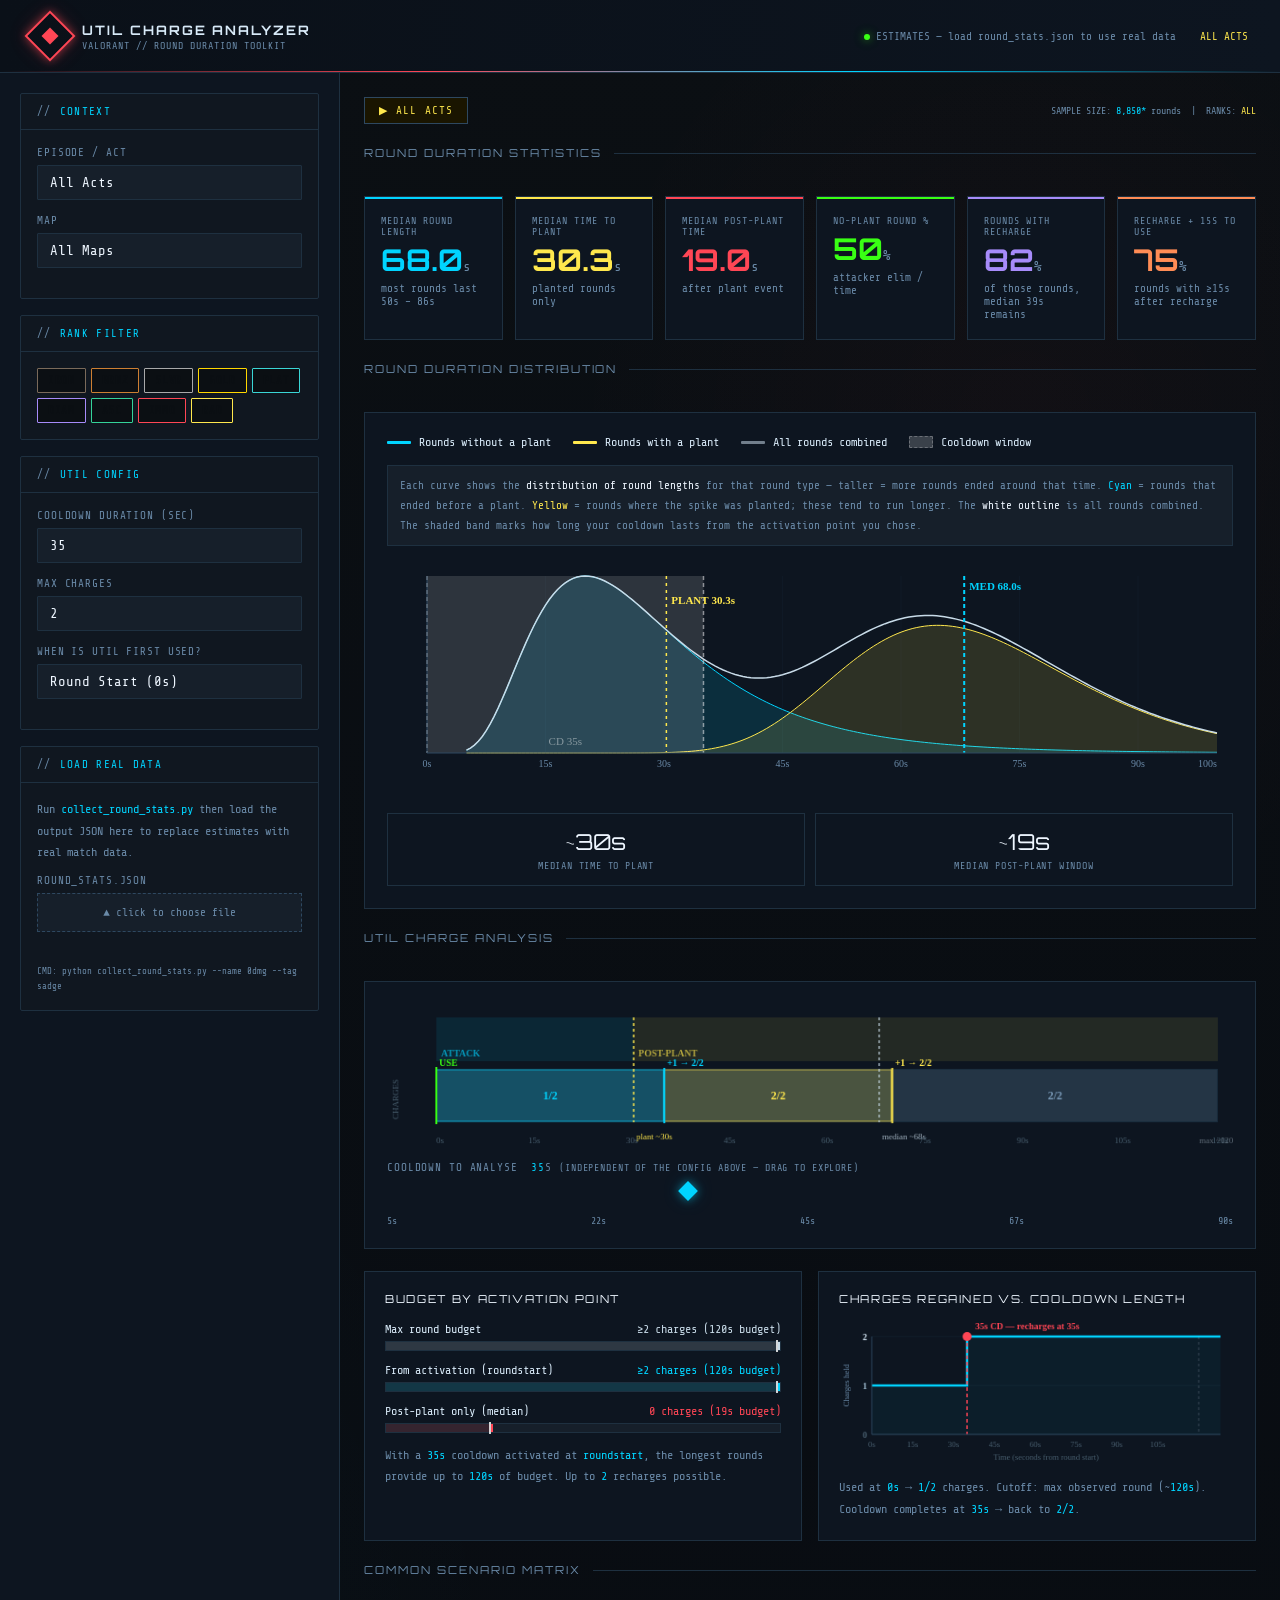
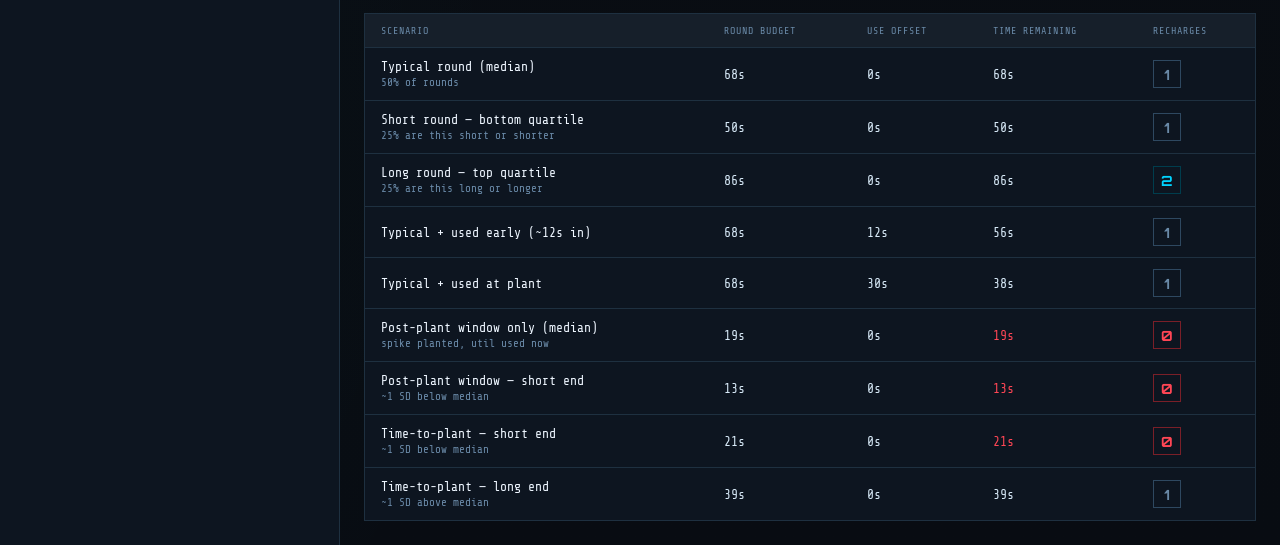
<file: utility_recharge_calculator.html>
<!DOCTYPE html>
<html lang="en">
<head>
<meta charset="UTF-8">
<meta name="viewport" content="width=device-width, initial-scale=1.0">
<title>UTIL CHARGE ANALYZER // VALORANT</title>
<link href="https://fonts.googleapis.com/css2?family=Share+Tech+Mono&family=Barlow+Condensed:wght@300;400;600;700;900&family=Orbitron:wght@400;700;900&display=swap" rel="stylesheet">
<style>
  :root {
    --red: #ff4655;
    --red-dim: #7a1f28;
    --cyan: #00d4ff;
    --cyan-dim: #003d4d;
    --yellow: #ffe84d;
    --green: #39ff14;
    --green-dim: #0d3d05;
    --bg: #0b0f13;
    --bg2: #101720;
    --bg3: #161f2a;
    --panel: #0d1520;
    --border: #1e3040;
    --border-bright: #2e4860;
    --text: #d8eaf8;
    --text-dim: #6a8aa8;
    --text-bright: #eef6ff;
    --mono: 'Share Tech Mono', monospace;
    --display: 'Orbitron', sans-serif;
    --body: 'Barlow Condensed', sans-serif;
    --glow-red: 0 0 8px #ff465588, 0 0 20px #ff465530;
    --glow-cyan: 0 0 8px #00d4ff88, 0 0 20px #00d4ff30;
    --glow-green: 0 0 8px #39ff1488, 0 0 20px #39ff1430;
  }

  * { margin: 0; padding: 0; box-sizing: border-box; }

  body {
    background: var(--bg);
    color: var(--text);
    font-family: var(--body);
    font-size: 16px;
    min-height: 100vh;
    overflow-x: hidden;
    background-image:
      radial-gradient(ellipse 60% 40% at 80% 20%, #ff465508 0%, transparent 60%),
      radial-gradient(ellipse 50% 50% at 10% 80%, #00d4ff06 0%, transparent 60%),
      linear-gradient(180deg, #0b0f13 0%, #080c12 100%);
  }

  /* Header */
  header {
    border-bottom: 1px solid var(--border);
    padding: 18px 32px;
    display: flex; align-items: center; justify-content: space-between;
    position: relative;
    background: linear-gradient(90deg, #0a1018 0%, #0d1520 100%);
  }
  header::after {
    content: '';
    position: absolute; bottom: 0; left: 0; right: 0;
    height: 1px;
    background: linear-gradient(90deg, transparent, var(--red), var(--cyan), transparent);
  }

  .logo {
    display: flex; align-items: center; gap: 14px;
  }
  .logo-mark {
    width: 36px; height: 36px;
    border: 2px solid var(--red);
    transform: rotate(45deg);
    display: flex; align-items: center; justify-content: center;
    box-shadow: var(--glow-red);
    position: relative;
    flex-shrink: 0;
  }
  .logo-mark::after {
    content: '';
    width: 12px; height: 12px;
    background: var(--red);
    transform: rotate(0deg);
  }
  .logo-text { font-family: var(--display); font-size: 13px; font-weight: 700; letter-spacing: 0.15em; }
  .logo-sub { font-family: var(--mono); font-size: 10px; color: var(--text-dim); letter-spacing: 0.1em; margin-top: 2px; }

  .header-right {
    display: flex; align-items: center; gap: 24px;
    font-family: var(--mono); font-size: 11px; color: var(--text-dim);
  }
  .status-dot { width: 6px; height: 6px; border-radius: 50%; background: var(--green); box-shadow: var(--glow-green); display: inline-block; margin-right: 6px; animation: pulse 2s infinite; }
  @keyframes pulse { 0%,100%{opacity:1} 50%{opacity:0.4} }

  /* Layout */
  .app { display: grid; grid-template-columns: 340px 1fr; min-height: calc(100vh - 65px); }

  /* Sidebar */
  .sidebar {
    border-right: 1px solid var(--border);
    padding: 20px;
    display: flex; flex-direction: column; gap: 16px;
    background: var(--panel);
  }

  .panel {
    border: 1px solid var(--border);
    background: var(--bg2);
    border-radius: 2px;
  }
  .panel-header {
    padding: 11px 16px;
    border-bottom: 1px solid var(--border);
    font-family: var(--mono); font-size: 11px; letter-spacing: 0.12em;
    color: var(--cyan);
    text-transform: uppercase;
    display: flex; align-items: center; gap: 8px;
  }
  .panel-header::before { content: '//'; color: var(--text-dim); }
  .panel-body { padding: 16px; }

  /* Form Controls */
  label {
    display: block;
    font-family: var(--mono); font-size: 11px; color: var(--text-dim);
    letter-spacing: 0.08em; text-transform: uppercase; margin-bottom: 6px;
  }

  select, input[type=number], input[type=range] {
    width: 100%;
    background: var(--bg3);
    border: 1px solid var(--border);
    color: var(--text-bright);
    font-family: var(--mono); font-size: 14px;
    padding: 9px 12px;
    border-radius: 1px;
    outline: none;
    transition: border-color 0.2s;
    appearance: none;
  }
  select:focus, input[type=number]:focus { border-color: var(--cyan); box-shadow: 0 0 0 1px var(--cyan-dim); }
  select option { background: #101720; }

  .form-group { margin-bottom: 14px; }

  /* Range slider */
  input[type=range] {
    padding: 4px 0; cursor: pointer; height: 28px;
    background: transparent; border: none;
  }
  input[type=range]::-webkit-slider-track {
    height: 3px; background: var(--border-bright); border-radius: 2px;
  }
  input[type=range]::-webkit-slider-thumb {
    appearance: none; width: 14px; height: 14px;
    background: var(--cyan); border-radius: 0;
    transform: rotate(45deg); cursor: pointer;
    box-shadow: var(--glow-cyan); margin-top: -5px;
  }
  .range-labels { display: flex; justify-content: space-between; font-family: var(--mono); font-size: 9px; color: var(--text-dim); margin-top: 2px; }

  /* Tags / pills */
  .rank-badge {
    display: inline-flex; align-items: center; gap: 5px;
    padding: 5px 10px; border: 1px solid;
    font-family: var(--mono); font-size: 11px; font-weight: 600;
    letter-spacing: 0.06em; border-radius: 1px;
    cursor: pointer; transition: all 0.15s;
  }
  .rank-badge.iron    { border-color: #7a6a5a; color: #7a6a5a; }
  .rank-badge.bronze  { border-color: #cd7f32; color: #cd7f32; }
  .rank-badge.silver  { border-color: #a8a9aa; color: #a8a9aa; }
  .rank-badge.gold    { border-color: #ffd700; color: #ffd700; }
  .rank-badge.plat    { border-color: #3ad6d6; color: #3ad6d6; }
  .rank-badge.diamond { border-color: #a78bfa; color: #a78bfa; }
  .rank-badge.ascend  { border-color: #34d399; color: #34d399; }
  .rank-badge.immortal{ border-color: var(--red); color: var(--red); }
  .rank-badge.radiant { border-color: var(--yellow); color: var(--yellow); }
  .rank-badge.active  { background: currentColor; color: var(--bg) !important; }
  .rank-grid { display: flex; flex-wrap: wrap; gap: 5px; }

  /* Main content */
  .main { padding: 24px; display: flex; flex-direction: column; gap: 22px; overflow: auto; }

  /* Section title */
  .section-title {
    font-family: var(--display); font-size: 11px; letter-spacing: 0.18em;
    color: var(--text-dim); text-transform: uppercase;
    display: flex; align-items: center; gap: 12px;
    margin-bottom: 14px;
  }
  .section-title::after { content: ''; flex: 1; height: 1px; background: var(--border); }

  /* Stat cards row */
  .stat-row { display: grid; grid-template-columns: repeat(4, 1fr); gap: 12px; }
  .stat-card {
    border: 1px solid var(--border);
    background: var(--panel);
    padding: 18px 16px;
    position: relative; overflow: hidden;
  }
  .stat-card::before {
    content: '';
    position: absolute; top: 0; left: 0; right: 0; height: 2px;
    background: var(--accent, var(--cyan));
  }
  .stat-card .label { font-family: var(--mono); font-size: 10px; color: var(--text-dim); letter-spacing: 0.1em; text-transform: uppercase; margin-bottom: 8px; }
  .stat-card .value { font-family: var(--display); font-size: 30px; font-weight: 700; color: var(--accent, var(--cyan)); line-height: 1; }
  .stat-card .value span { font-size: 14px; color: var(--text-dim); font-family: var(--mono); font-weight: 400; }
  .stat-card .sub { font-family: var(--mono); font-size: 11px; color: var(--text-dim); margin-top: 7px; }

  /* Timeline */
  .timeline-wrap {
    border: 1px solid var(--border);
    background: var(--panel);
    padding: 22px;
  }
  .timeline-canvas-wrap { position: relative; overflow: hidden; }
  canvas { display: block; width: 100%; }

  /* Phase legend */
  .phase-legend { display: flex; gap: 22px; margin-bottom: 16px; flex-wrap: wrap; }
  .legend-item { display: flex; align-items: center; gap: 8px; font-family: var(--mono); font-size: 12px; color: var(--text); }
  .legend-swatch { width: 24px; height: 3px; border-radius: 1px; }

  /* Charge calculator */
  .charge-grid { display: grid; grid-template-columns: 1fr 1fr; gap: 16px; }
  .charge-panel {
    border: 1px solid var(--border);
    background: var(--panel);
    padding: 20px;
  }
  .charge-title { font-family: var(--display); font-size: 11px; letter-spacing: 0.15em; color: var(--text-bright); margin-bottom: 16px; text-transform: uppercase; }
  .charge-bar-wrap { margin: 12px 0; }
  .charge-bar-label { display: flex; justify-content: space-between; font-family: var(--mono); font-size: 12px; color: var(--text); margin-bottom: 5px; }
  .charge-bar-track { height: 10px; background: var(--bg3); border: 1px solid var(--border); position: relative; }
  .charge-bar-fill { height: 100%; transition: width 0.4s ease; position: relative; }
  .charge-bar-fill::after { content: ''; position: absolute; right: 0; top: -2px; bottom: -2px; width: 2px; background: white; opacity: 0.8; }

  /* Scenarios table */
  .scenario-table { width: 100%; border-collapse: collapse; font-family: var(--mono); font-size: 13px; }
  .scenario-table th {
    text-align: left; padding: 11px 16px;
    font-size: 10px; letter-spacing: 0.1em; color: var(--text-dim); text-transform: uppercase;
    border-bottom: 1px solid var(--border); font-weight: 400;
    background: var(--bg3);
  }
  .scenario-table td { padding: 11px 16px; border-bottom: 1px solid var(--border); color: var(--text); }
  .scenario-table tr:last-child td { border-bottom: none; }
  .scenario-table tr:hover td { background: #ffffff07; }
  .charge-count {
    display: inline-flex; align-items: center; justify-content: center;
    width: 28px; height: 28px; border: 1px solid;
    font-family: var(--display); font-size: 14px; font-weight: 700;
  }
  .charge-count.zero { border-color: var(--red-dim); color: var(--red); }
  .charge-count.one  { border-color: var(--border-bright); color: var(--text-dim); }
  .charge-count.two  { border-color: var(--cyan-dim); color: var(--cyan); }
  .charge-count.three{ border-color: #1a3d1a; color: var(--green); }

  /* Tooltip */
  .tooltip {
    position: fixed; pointer-events: none; z-index: 500;
    background: #0d1520ee; border: 1px solid var(--border-bright);
    padding: 10px 14px; font-family: var(--mono); font-size: 11px;
    color: var(--text); max-width: 200px;
    backdrop-filter: blur(4px);
    display: none;
  }
  .tooltip.show { display: block; }
  .tooltip .tt-title { color: var(--cyan); font-size: 10px; margin-bottom: 5px; letter-spacing: 0.1em; }
  .tooltip .tt-row { display: flex; justify-content: space-between; gap: 16px; color: var(--text-dim); }
  .tooltip .tt-row span:last-child { color: var(--text-bright); }

  /* Act badge */
  .act-badge {
    display: inline-flex; align-items: center; gap: 8px;
    padding: 6px 14px; border: 1px solid var(--border-bright);
    font-family: var(--mono); font-size: 11px; color: var(--yellow);
    background: #1a1500;
    letter-spacing: 0.1em;
  }

  /* Distribution chart */
  .dist-wrap { position: relative; }
  .dist-bars { display: flex; align-items: flex-end; gap: 2px; height: 80px; }
  .dist-bar { flex: 1; background: var(--cyan-dim); border: 1px solid var(--cyan); border-bottom: none; position: relative; transition: height 0.3s; cursor: pointer; min-width: 4px; }
  .dist-bar:hover { background: var(--cyan); }
  .dist-bar.highlight { background: var(--red); border-color: var(--red); }
  .dist-axis { display: flex; justify-content: space-between; font-family: var(--mono); font-size: 9px; color: var(--text-dim); margin-top: 4px; }

  /* Responsive util grid */
  .util-presets { display: grid; grid-template-columns: repeat(3, 1fr); gap: 8px; margin-bottom: 14px; }
  .util-preset-btn {
    padding: 8px 10px; border: 1px solid var(--border);
    background: var(--bg3); color: var(--text-dim);
    font-family: var(--mono); font-size: 10px; letter-spacing: 0.05em;
    cursor: pointer; transition: all 0.15s; text-align: center;
  }
  .util-preset-btn:hover, .util-preset-btn.active { border-color: var(--cyan); color: var(--cyan); background: var(--cyan-dim); }

  .info-text { font-family: var(--mono); font-size: 12px; color: var(--text-dim); line-height: 1.8; }
  .info-text .hl { color: var(--cyan); }

  /* Phase breakdown row */
  .phase-breakdown { display: grid; grid-template-columns: 1fr 1fr; gap: 10px; margin-top: 18px; }
  .phase-box { border: 1px solid var(--border); padding: 14px; text-align: center; }
  .phase-box .ph-val { font-family: var(--display); font-size: 22px; color: var(--text-bright); }
  .phase-box .ph-lbl { font-family: var(--mono); font-size: 10px; color: var(--text-dim); letter-spacing: 0.08em; margin-top: 5px; text-transform: uppercase; }

  .range-labels { display: flex; justify-content: space-between; font-family: var(--mono); font-size: 10px; color: var(--text-dim); margin-top: 4px; }

  .divider { border: none; border-top: 1px solid var(--border); }

  /* Scrollbar */
  ::-webkit-scrollbar { width: 4px; height: 4px; }
  ::-webkit-scrollbar-track { background: var(--bg); }
  ::-webkit-scrollbar-thumb { background: var(--border-bright); }
</style>
</head>
<body>

<div class="tooltip" id="tooltip">
  <div class="tt-title" id="tt-title"></div>
  <div id="tt-body"></div>
</div>

<!-- Stats Report Modal -->
<div id="stats-modal" style="display:none;position:fixed;inset:0;z-index:900;background:#000000cc;backdrop-filter:blur(3px);" onclick="if(event.target===this)toggleStatsReport()">
  <div style="position:absolute;top:50%;left:50%;transform:translate(-50%,-50%);
              width:min(860px,92vw);max-height:80vh;
              background:var(--bg2);border:1px solid var(--border-bright);
              display:flex;flex-direction:column;">
    <div style="padding:14px 20px;border-bottom:1px solid var(--border);
                display:flex;justify-content:space-between;align-items:center;
                background:var(--bg3);">
      <span style="font-family:var(--display);font-size:11px;letter-spacing:0.15em;color:var(--cyan)">// DATA REPORT</span>
      <button onclick="toggleStatsReport()" style="background:none;border:none;color:var(--text-dim);font-size:18px;cursor:pointer;line-height:1;">×</button>
    </div>
    <pre id="stats-report-text" style="padding:20px 24px;margin:0;overflow:auto;
         font-family:var(--mono);font-size:13px;line-height:1.8;color:var(--text);
         white-space:pre;flex:1;"></pre>
  </div>
</div>

<header>
  <div class="logo">
    <div class="logo-mark"></div>
    <div>
      <div class="logo-text">UTIL CHARGE ANALYZER</div>
      <div class="logo-sub">VALORANT // ROUND DURATION TOOLKIT</div>
    </div>
  </div>
  <div class="header-right">
    <span id="data-source-badge" style="color:var(--text-dim)"><span class="status-dot"></span>ESTIMATES — load round_stats.json to use real data</span>
    <button id="btn-stats-report" onclick="toggleStatsReport()"
      style="display:none;font-family:var(--mono);font-size:11px;letter-spacing:0.08em;
             background:var(--bg3);border:1px solid var(--border-bright);color:var(--cyan);
             padding:6px 14px;cursor:pointer;transition:all 0.15s;"
      onmouseover="this.style.borderColor='var(--cyan)'" 
      onmouseout="this.style.borderColor='var(--border-bright)'">
      ▤ DATA REPORT
    </button>
    <span id="current-act-label" style="color:var(--yellow)">—</span>
  </div>
</header>

<div class="app">
  <!-- Sidebar -->
  <div class="sidebar">

    <div class="panel">
      <div class="panel-header">Context</div>
      <div class="panel-body">
        <div class="form-group">
          <label>Episode / Act</label>
          <select id="sel-act">
            <option value="all">All Acts</option>
          </select>
        </div>
        <div class="form-group">
          <label>Map</label>
          <select id="sel-map">
            <option value="all">All Maps</option>
          </select>
        </div>
      </div>
    </div>

    <div class="panel">
      <div class="panel-header">Rank Filter</div>
      <div class="panel-body">
        <div class="rank-grid" id="rank-grid">
          <span class="rank-badge iron active"    data-rank="iron">IRON</span>
          <span class="rank-badge bronze active"  data-rank="bronze">BRNZ</span>
          <span class="rank-badge silver active"  data-rank="silver">SLVR</span>
          <span class="rank-badge gold active"    data-rank="gold">GOLD</span>
          <span class="rank-badge plat active"    data-rank="plat">PLAT</span>
          <span class="rank-badge diamond active" data-rank="diamond">DIAM</span>
          <span class="rank-badge ascend active"  data-rank="ascend">ASC</span>
          <span class="rank-badge immortal active" data-rank="immortal">IMMO</span>
          <span class="rank-badge radiant active" data-rank="radiant">RAD</span>
        </div>
      </div>
    </div>

    <div class="panel">
      <div class="panel-header">Util Config</div>
      <div class="panel-body">
        <div class="form-group">
          <label>Cooldown Duration (sec)</label>
          <input type="number" id="inp-cooldown" value="35" min="5" max="120" step="1">
        </div>
        <div class="form-group">
          <label>Max Charges</label>
          <input type="number" id="inp-maxcharges" value="2" min="1" max="5" step="1">
        </div>
        <div class="form-group">
          <label>When is util first used?</label>
          <select id="inp-phase">
            <option value="roundstart" selected>Round Start (0s)</option>
            <option value="early">Early Round (~12s in)</option>
            <option value="plant">At Plant</option>
            <option value="postplant">Post-Plant</option>
          </select>
        </div>
      </div>
    </div>

    <div class="panel">
      <div class="panel-header">Load Real Data</div>
      <div class="panel-body">
        <div class="info-text" style="margin-bottom:10px;">
          Run <span class="hl">collect_round_stats.py</span> then load the output JSON here to replace estimates with real match data.
        </div>
        <label for="json-file-input">round_stats.json</label>
        <div style="position:relative;margin-top:4px;">
          <input type="file" id="json-file-input" accept=".json"
            style="position:absolute;inset:0;opacity:0;cursor:pointer;z-index:2;">
          <div id="file-drop-zone" style="
            border:1px dashed var(--border-bright);padding:12px 10px;
            font-family:var(--mono);font-size:11px;color:var(--text-dim);
            text-align:center;cursor:pointer;transition:all 0.15s;background:var(--bg3);">
            ▲ click to choose file
          </div>
        </div>
        <div id="file-status" style="font-family:var(--mono);font-size:10px;color:var(--text-dim);margin-top:8px;min-height:14px;"></div>
        <div style="margin-top:10px;font-family:var(--mono);font-size:9px;color:var(--text-dim);line-height:1.7;">
          CMD:&nbsp;<span class="hl" style="user-select:all;">python collect_round_stats.py --name 0dmg --tag sadge</span>
        </div>
      </div>
    </div>

  </div><!-- /sidebar -->

  <!-- Main -->
  <div class="main">

    <!-- Context banner -->
    <div style="display:flex;align-items:center;justify-content:space-between;flex-wrap:wrap;gap:10px;">
      <div class="act-badge" id="act-banner">
        <span>▶</span>
        <span id="act-banner-text">EPISODE 7 ACT 3</span>
      </div>
      <div style="font-family:var(--mono);font-size:10px;color:var(--text-dim);">
        SAMPLE SIZE: <span style="color:var(--cyan)" id="sample-size">—</span> rounds &nbsp;|&nbsp;
        RANKS: <span style="color:var(--yellow)" id="active-ranks-label">ALL</span>
      </div>
    </div>

    <!-- Stat cards -->
    <div class="section-title">Round Duration Statistics</div>
    <div class="stat-row" style="grid-template-columns:repeat(6,1fr);">
      <div class="stat-card" style="--accent:var(--cyan);">
        <div class="label">Median Round Length</div>
        <div class="value" id="stat-median">—<span>s</span></div>
        <div class="sub" id="stat-median-sub">half of rounds are shorter than this</div>
      </div>
      <div class="stat-card" style="--accent:var(--yellow);">
        <div class="label">Median Time to Plant</div>
        <div class="value" id="stat-plant">—<span>s</span></div>
        <div class="sub" id="stat-plant-sub">planted rounds only</div>
      </div>
      <div class="stat-card" style="--accent:var(--red);">
        <div class="label">Median Post-Plant Time</div>
        <div class="value" id="stat-postplant">—<span>s</span></div>
        <div class="sub">after plant event</div>
      </div>
      <div class="stat-card" style="--accent:var(--green);">
        <div class="label">No-Plant Round %</div>
        <div class="value" id="stat-noplant">—<span>%</span></div>
        <div class="sub" id="stat-noplant-sub">attacker elim / time</div>
      </div>
      <div class="stat-card" style="--accent:#a78bfa;">
        <div class="label">Rounds With Recharge</div>
        <div class="value" id="stat-recharge">—<span>%</span></div>
        <div class="sub" id="stat-recharge-sub">budget left after recharge: —</div>
      </div>
      <div class="stat-card" style="--accent:#ff8c55;">
        <div class="label">Recharge + 15s to use</div>
        <div class="value" id="stat-recharge15">—<span>%</span></div>
        <div class="sub">rounds with ≥15s after recharge</div>
      </div>
    </div>

    <!-- Round duration distribution -->
    <div class="section-title">Round Duration Distribution</div>
    <div class="timeline-wrap">
      <div class="phase-legend">
        <div class="legend-item"><div class="legend-swatch" style="background:var(--cyan)"></div>Rounds without a plant</div>
        <div class="legend-item"><div class="legend-swatch" style="background:var(--yellow)"></div>Rounds with a plant</div>
        <div class="legend-item"><div class="legend-swatch" style="background:var(--text);opacity:0.5"></div>All rounds combined</div>
        <div class="legend-item"><div class="legend-swatch" style="background:#ffffff30;border:1px dashed #ffffff40;height:12px;width:24px;border-radius:1px;"></div>Cooldown window</div>
      </div>
      <div style="font-family:var(--mono);font-size:11px;color:var(--text-dim);line-height:1.8;margin-bottom:14px;padding:10px 12px;background:var(--bg3);border:1px solid var(--border);">
        Each curve shows the <span style="color:var(--text-bright)">distribution of round lengths</span> for that round type — taller = more rounds ended around that time.
        <span style="color:var(--cyan)">Cyan</span> = rounds that ended before a plant.
        <span style="color:var(--yellow)">Yellow</span> = rounds where the spike was planted; these tend to run longer.
        The <span style="color:var(--text-bright)">white outline</span> is all rounds combined. The shaded band marks how long your cooldown lasts from the activation point you chose.
      </div>
      <div class="timeline-canvas-wrap">
        <canvas id="main-canvas" height="235"></canvas>
      </div>

      <!-- Phase breakdown -->
      <div class="phase-breakdown" id="phase-breakdown">
        <div class="phase-box">
          <div class="ph-val" id="pb-early">—</div>
          <div class="ph-lbl">Median time to plant</div>
        </div>
        <div class="phase-box">
          <div class="ph-val" id="pb-post">—</div>
          <div class="ph-lbl">Median post-plant window</div>
        </div>
      </div>
    </div>

    <!-- Util Analysis Group: Timeline + Charge panels -->
    <div class="section-title">Util Charge Analysis</div>

    <!-- Key Events Timeline -->
    <div class="timeline-wrap">
      <canvas id="event-canvas" height="150"></canvas>
      <div style="margin-top:14px;">
        <label>Cooldown to analyse &nbsp;<span style="color:var(--cyan)" id="cd-explore-val">35</span>s  <span style="color:var(--text-dim);font-size:10px;">(independent of the config above — drag to explore)</span></label>
        <input type="range" id="cd-explore" min="5" max="90" value="35">
        <div class="range-labels"><span>5s</span><span>22s</span><span>45s</span><span>67s</span><span>90s</span></div>
      </div>
    </div>

    <!-- Charge Calculator -->
    <div class="charge-grid">
      <div class="charge-panel">
        <div class="charge-title">Budget by Activation Point</div>
        <div id="charge-bars-wrap"></div>
        <div class="info-text" style="margin-top:12px;" id="charge-summary-text">
          Configure the util above to see charge analysis.
        </div>
      </div>

      <div class="charge-panel">
        <div class="charge-title">Charges Regained vs. Cooldown Length</div>
        <canvas id="cd-canvas" height="180" style="width:100%;display:block;margin-bottom:10px;"></canvas>
        <div class="info-text" id="cd-legend-text"></div>
      </div>
    </div>

    <div class="section-title">Common Scenario Matrix</div>
    <div class="timeline-wrap" style="padding:0;">
      <table class="scenario-table" id="scenario-table">
        <thead>
          <tr>
            <th>Scenario</th>
            <th>Round Budget</th>
            <th>Use Offset</th>
            <th>Time Remaining</th>
            <th>Recharges</th>
          </tr>
        </thead>
        <tbody id="scenario-tbody">
        </tbody>
      </table>
    </div>

  </div><!-- /main -->
</div><!-- /app -->

<script>
// ─── DATA SOURCE ─────────────────────────────────────────────────────────────
const STATS_JSON_URL = null;

// ── Fallback estimates (used before real data is loaded) ──────────────────
const FALLBACK_BY_RANK = {
  iron:     { median:78, p25:58, p75:96, medianPlant:38, sdPlant:12, medianPostPlant:22, sdPostPlant:8,  plantRate:0.42 },
  bronze:   { median:76, p25:57, p75:94, medianPlant:36, sdPlant:11, medianPostPlant:21, sdPostPlant:7,  plantRate:0.44 },
  silver:   { median:74, p25:55, p75:91, medianPlant:34, sdPlant:10, medianPostPlant:20, sdPostPlant:7,  plantRate:0.46 },
  gold:     { median:71, p25:52, p75:89, medianPlant:32, sdPlant:10, medianPostPlant:20, sdPostPlant:6,  plantRate:0.48 },
  plat:     { median:68, p25:50, p75:86, medianPlant:30, sdPlant:9,  medianPostPlant:19, sdPostPlant:6,  plantRate:0.50 },
  diamond:  { median:65, p25:47, p75:83, medianPlant:28, sdPlant:8,  medianPostPlant:18, sdPostPlant:5,  plantRate:0.52 },
  ascend:   { median:63, p25:45, p75:80, medianPlant:27, sdPlant:8,  medianPostPlant:18, sdPostPlant:5,  plantRate:0.53 },
  immortal: { median:60, p25:43, p75:77, medianPlant:25, sdPlant:7,  medianPostPlant:17, sdPostPlant:5,  plantRate:0.55 },
  radiant:  { median:57, p25:40, p75:74, medianPlant:23, sdPlant:7,  medianPostPlant:16, sdPostPlant:4,  plantRate:0.57 },
};

// ── Live dataset (populated when JSON is loaded) ──────────────────────────
let LOADED_DATA = null;
let DATA_SOURCE = 'estimates';

function normaliseRankStats(s) {
  if (!s || !s.sample_rounds) return null;
  let maxRound = null;
  if (s.duration_hist) {
    const nonZeroBins = Object.entries(s.duration_hist)
      .filter(([, count]) => count > 0)
      .map(([bin]) => +bin);
    if (nonZeroBins.length) maxRound = Math.max(...nonZeroBins) + 5;
  }
  return {
    median:          s.median,
    p25:             s.p25,
    p75:             s.p75,
    maxRound:        maxRound,
    medianPlant:     s.median_plant_time,
    sdPlant:         s.sd_plant_time,
    medianPostPlant: s.median_post_plant,
    sdPostPlant:     s.sd_post_plant,
    plantRate:       s.plant_rate,
    defuseRate:      s.defuse_rate,
    elimRate:        s.elim_rate,
    sampleRounds:    s.sample_rounds,
    durationHist:    s.duration_hist || null,
  };
}

function ingestData(json) {
  LOADED_DATA = json;
  DATA_SOURCE = 'real';

  const actSel = document.getElementById('sel-act');
  actSel.innerHTML = '<option value="all">All Acts</option>';

  const actKeys = Object.keys(json.by_act || {}).filter(k => json.by_act[k]?.sample_rounds > 0);
  actKeys.sort((a, b) => {
    const parse = s => { const m = s.match(/e(\d+)a(\d+)/); return m ? [+m[1], +m[2]] : [0,0]; };
    const [ae, aa] = parse(a), [be, ba] = parse(b);
    return ae !== be ? be - ae : ba - aa;
  });
  actKeys.forEach(act => {
    const m = act.match(/e(\d+)a(\d+)/);
    const label = m ? `Episode ${m[1]} Act ${m[2]}` : act.toUpperCase();
    const opt = document.createElement('option');
    opt.value = act; opt.textContent = label;
    actSel.appendChild(opt);
  });
  if (actKeys.length > 0) actSel.value = actKeys[0];

  const mapSel = document.getElementById('sel-map');
  mapSel.innerHTML = '<option value="all">All Maps</option>';
  const mapKeys = Object.keys(json.by_map || {})
    .filter(k => k !== 'Unknown' && json.by_map[k]?.sample_rounds > 0)
    .sort();
  mapKeys.forEach(map => {
    const opt = document.createElement('option');
    opt.value = map; opt.textContent = map;
    mapSel.appendChild(opt);
  });

  document.querySelectorAll('.rank-badge').forEach(el => {
    const rank = el.dataset.rank;
    const hasData = !!(json.by_rank?.[rank]?.sample_rounds > 0);
    el.style.display = hasData ? '' : 'none';
    if (!hasData) activeRanks.delete(rank);
  });

  const meta = json.meta || {};
  const badge = document.getElementById('data-source-badge');
  badge.innerHTML = `<span class="status-dot"></span>${meta.name ? meta.name + '#' + meta.tag + '  ·  ' : ''}${(meta.round_count || 0).toLocaleString()} rounds  ·  ${(meta.match_count || 0)} matches`;
  badge.style.color = 'var(--green)';
  document.getElementById('btn-stats-report').style.display = '';

  update();
}

function getActiveStats() {
  const selectedAct = document.getElementById('sel-act').value;
  const selectedMap = document.getElementById('sel-map').value;

  if (DATA_SOURCE === 'real' && LOADED_DATA) {
    const candidates = [];
    for (const rank of activeRanks) {
      const rankStats = LOADED_DATA.by_rank?.[rank];
      if (rankStats) candidates.push(normaliseRankStats(rankStats));
    }

    let base = null;
    if (candidates.length) {
      base = mergeStats(candidates);
    } else if (selectedAct !== 'all' && LOADED_DATA.by_act?.[selectedAct]) {
      base = normaliseRankStats(LOADED_DATA.by_act[selectedAct]);
    } else if (selectedMap !== 'all' && LOADED_DATA.by_map?.[selectedMap]) {
      base = normaliseRankStats(LOADED_DATA.by_map[selectedMap]);
    } else {
      base = normaliseRankStats(LOADED_DATA.overall);
    }

    if (base && selectedAct !== 'all' && LOADED_DATA.by_act?.[selectedAct] && candidates.length) {
      const actStats = normaliseRankStats(LOADED_DATA.by_act[selectedAct]);
      const overall  = normaliseRankStats(LOADED_DATA.overall);
      if (actStats && overall && overall.median > 0) {
        const actScale = actStats.median / overall.median;
        base = { ...base, median: +(base.median * actScale).toFixed(1),
                          p25: +(base.p25 * actScale).toFixed(1),
                          p75: +(base.p75 * actScale).toFixed(1) };
      }
    }

    if (base && selectedMap !== 'all' && LOADED_DATA.by_map?.[selectedMap] && candidates.length) {
      const mapStats = normaliseRankStats(LOADED_DATA.by_map[selectedMap]);
      const overall  = normaliseRankStats(LOADED_DATA.overall);
      if (mapStats && overall && overall.median > 0) {
        const mapScale = mapStats.median / overall.median;
        base = { ...base, median: +(base.median * mapScale).toFixed(1),
                          p25: +(base.p25 * mapScale).toFixed(1),
                          p75: +(base.p75 * mapScale).toFixed(1) };
      }
    }

    if (base) return base;
  }

  const arr = [...activeRanks];
  if (!arr.length) return normFallback(FALLBACK_BY_RANK['gold']);
  const avg = k => arr.reduce((s,r) => s + (FALLBACK_BY_RANK[r]?.[k] ?? 0), 0) / arr.length;
  const estP75 = +avg('p75').toFixed(1);
  return {
    median:          +avg('median').toFixed(1),
    p25:             +avg('p25').toFixed(1),
    p75:             estP75,
    maxRound:        +(estP75 * 1.4).toFixed(0),
    medianPlant:     +avg('medianPlant').toFixed(1),
    sdPlant:         +avg('sdPlant').toFixed(1),
    medianPostPlant: +avg('medianPostPlant').toFixed(1),
    sdPostPlant:     +avg('sdPostPlant').toFixed(1),
    plantRate:       +avg('plantRate').toFixed(3),
    defuseRate:      null,
    elimRate:        null,
    sampleRounds:    null,
    durationHist:    null,
  };
}

function mergeStats(arr) {
  if (!arr.length) return null;
  const valid = arr.filter(Boolean);
  if (!valid.length) return null;
  const totalN = valid.reduce((s,v) => s + (v.sampleRounds || 1), 0);
  const wavg = k => valid.reduce((s,v) => s + (v[k] || 0) * (v.sampleRounds || 1), 0) / totalN;
  return {
    median:          +wavg('median').toFixed(1),
    p25:             +wavg('p25').toFixed(1),
    p75:             +wavg('p75').toFixed(1),
    maxRound:        Math.max(...valid.map(v => v.maxRound || 0)) || null,
    medianPlant:     +wavg('medianPlant').toFixed(1),
    sdPlant:         +wavg('sdPlant').toFixed(1),
    medianPostPlant: +wavg('medianPostPlant').toFixed(1),
    sdPostPlant:     +wavg('sdPostPlant').toFixed(1),
    plantRate:       +wavg('plantRate').toFixed(3),
    defuseRate:      +wavg('defuseRate').toFixed(3),
    elimRate:        +wavg('elimRate').toFixed(3),
    sampleRounds:    totalN,
    durationHist:    null,
  };
}

const RANK_COLORS = {
  iron:'#7a6a5a', bronze:'#cd7f32', silver:'#a8a9aa', gold:'#ffd700',
  plat:'#3ad6d6', diamond:'#a78bfa', ascend:'#34d399', immortal:'#ff4655', radiant:'#ffe84d'
};

const ROUND_MAX_SEC = 100;

// ─── STATE ───────────────────────────────────────────────────────────────────
let activeRanks = new Set(['iron','bronze','silver','gold','plat','diamond','ascend','immortal','radiant']);
let cooldown = 35;
let maxCharges = 2;
let activationPhase = 'roundstart';
let exploreCD = 35;

// ─── HELPERS ─────────────────────────────────────────────────────────────────
function getRoundCutoff(stats) {
  return stats.maxRound || +stats.median;
}

function calcCharges(budget, cd) {
  if (budget <= 0) return 0;
  return Math.floor(budget / cd);
}

function getActivationOffset(stats) {
  if (activationPhase === 'roundstart') return 0;
  if (activationPhase === 'early')      return 12;
  if (activationPhase === 'plant')      return stats.medianPlant;
  if (activationPhase === 'postplant')  return stats.medianPlant + 2;
  return 0;
}

function formatSec(s) { return s.toFixed(0); }

// ─── UI UPDATES ───────────────────────────────────────────────────────────────
function updateStatCards(stats) {
  document.getElementById('stat-median').innerHTML = `${(+stats.median).toFixed(1)}<span>s</span>`;
  document.getElementById('stat-median-sub').textContent =
    `most rounds last ${(+stats.p25).toFixed(0)}s – ${(+stats.p75).toFixed(0)}s`;
  document.getElementById('stat-plant').innerHTML = `${(+stats.medianPlant).toFixed(1)}<span>s</span>`;
  document.getElementById('stat-postplant').innerHTML = `${(+stats.medianPostPlant).toFixed(1)}<span>s</span>`;
  const noplant = Math.round((1 - stats.plantRate) * 100);
  document.getElementById('stat-noplant').innerHTML = `${noplant}<span>%</span>`;

  const offset = getActivationOffset(stats);

  // ── "Rounds With Recharge" card ──────────────────────────────────────────
  // A recharge fires when: round_duration > offset + cooldown
  // i.e. the round lasted long enough for the cooldown to complete.
  const rechargeThreshold = offset + cooldown;

  let rechargeRoundPct;

  if (stats.durationHist) {
    // Each bin b covers rounds in [b, b+5).
    // A round in bin b lasted AT LEAST b seconds.
    // For a recharge to fire: round_duration > rechargeThreshold
    // Conservative (honest): count only bins where the bin's LOWER edge > rechargeThreshold,
    // meaning every round in that bin definitely lasted past the threshold.
    // Liberal: (+bin + 5) > rechargeThreshold — some rounds in this bin may qualify.
    // We use the liberal version here for the "could recharge" card because a round
    // lasting anywhere in [b, b+5) that clears the threshold counts.
    // Use +bin >= rechargeThreshold (same conservative standard as Card 6):
    // a round in bin b lasted AT LEAST b seconds, so b >= threshold guarantees
    // the round definitely lasted past the recharge point.
    const hist = stats.durationHist;
    const total = Object.values(hist).reduce((a, b) => a + b, 0);
    const above = Object.entries(hist)
      .filter(([bin]) => +bin >= rechargeThreshold)
      .reduce((a, [, count]) => a + count, 0);
    rechargeRoundPct = total > 0 ? (above / total) * 100 : 0;
  } else {
    const med = +stats.median, p25 = +stats.p25, p75 = +stats.p75;
    const tailEnd = p75 + (p75 - med) * 2;
    const T = rechargeThreshold;

    if (T <= 0) {
      rechargeRoundPct = 100;
    } else if (T <= p25) {
      rechargeRoundPct = 100 - (T / p25) * 25;
    } else if (T <= med) {
      rechargeRoundPct = 75 - ((T - p25) / (med - p25)) * 25;
    } else if (T <= p75) {
      rechargeRoundPct = 50 - ((T - med) / (p75 - med)) * 25;
    } else if (T <= tailEnd) {
      rechargeRoundPct = 25 - ((T - p75) / (tailEnd - p75)) * 25;
    } else {
      rechargeRoundPct = 0;
    }
    rechargeRoundPct = Math.max(0, Math.min(100, rechargeRoundPct));
  }

  // Median remaining time in rounds that DO get a recharge.
  let medianTimeToInvest;
  if (stats.durationHist) {
    const hist = stats.durationHist;
    const qualifying = Object.entries(hist)
      .filter(([bin]) => (+bin + 5) > rechargeThreshold)
      .map(([bin, count]) => ({ remaining: (+bin + 2.5) - rechargeThreshold, count: +count }))
      .filter(e => e.remaining > 0)
      .sort((a, b) => a.remaining - b.remaining);
    const totalQ = qualifying.reduce((s, e) => s + e.count, 0);
    if (totalQ > 0) {
      const half = totalQ / 2;
      let cumul = 0;
      medianTimeToInvest = qualifying[qualifying.length - 1].remaining;
      for (const e of qualifying) {
        cumul += e.count;
        if (cumul >= half) { medianTimeToInvest = e.remaining; break; }
      }
    }
  } else {
    // Correct conditional median: find t* such that P(X > t*) = P(X > threshold) / 2,
    // then medianTimeToInvest = t* - threshold.
    // We invert the same piecewise survival function used for rechargeRoundPct.
    const targetSurvival = rechargeRoundPct / 2;
    const med2 = +stats.median, p25_2 = +stats.p25, p75_2 = +stats.p75;
    const tailEnd2 = p75_2 + (p75_2 - med2) * 2;
    let tStar;
    if (targetSurvival >= 75) {
      tStar = (100 - targetSurvival) / 25 * p25_2;
    } else if (targetSurvival >= 50) {
      tStar = p25_2 + ((75 - targetSurvival) / 25) * (med2 - p25_2);
    } else if (targetSurvival >= 25) {
      tStar = med2 + ((50 - targetSurvival) / 25) * (p75_2 - med2);
    } else {
      tStar = p75_2 + ((25 - targetSurvival) / 25) * (tailEnd2 - p75_2);
    }
    medianTimeToInvest = Math.max(0, tStar - rechargeThreshold);
  }

  document.getElementById('stat-recharge').innerHTML =
    `${Math.round(rechargeRoundPct)}<span>%</span>`;
  document.getElementById('stat-recharge-sub').textContent =
    medianTimeToInvest != null && medianTimeToInvest > 0
      ? `of those rounds, median ${medianTimeToInvest.toFixed(0)}s remains`
      : `recharge fires at the very end of those rounds`;

  // ── "Recharge + 15s to use" card ─────────────────────────────────────────
  // Question: in what fraction of rounds does the recharged charge have ≥15s of
  // remaining round time to actually be deployed?
  //
  // A round qualifies if: round_duration >= offset + cooldown + 15
  // i.e. round_duration >= rechargeThreshold + 15
  //
  // With a histogram: bin b covers [b, b+5). A round in bin b lasted at least b
  // seconds. For the round to DEFINITELY have ≥15s after the recharge, we need
  // b >= rechargeThreshold + 15. This is the conservative, literal count.
  //
  // FIX: threshold is rechargeThreshold + 15 (was +10), and bin filter uses
  // +bin >= threshold (was (+bin+5) > threshold which overcounted).

  const invest15Threshold = rechargeThreshold + 15;  // FIX: was +10

  let invest15Pct;
  if (stats.durationHist) {
    const hist = stats.durationHist;
    const total = Object.values(hist).reduce((a, b) => a + b, 0);
    // FIX: use +bin >= invest15Threshold (bin's lower edge clears the threshold)
    // so every round counted definitely had at least invest15Threshold seconds of duration.
    const above = Object.entries(hist)
      .filter(([bin]) => +bin >= invest15Threshold)
      .reduce((a, [, count]) => a + count, 0);
    invest15Pct = total > 0 ? (above / total) * 100 : 0;
  } else {
    // Piecewise-linear survival function, threshold = invest15Threshold (FIX: was invest10Threshold)
    const med = +stats.median, p25 = +stats.p25, p75 = +stats.p75;
    const tailEnd = p75 + (p75 - med) * 2;
    const T = invest15Threshold;  // FIX: was invest10Threshold (which was rechargeThreshold+10)
    if      (T <= 0)        invest15Pct = 100;
    else if (T <= p25)      invest15Pct = 100 - (T / p25) * 25;
    else if (T <= med)      invest15Pct = 75  - ((T - p25) / (med - p25)) * 25;
    else if (T <= p75)      invest15Pct = 50  - ((T - med) / (p75 - med)) * 25;
    else if (T <= tailEnd)  invest15Pct = 25  - ((T - p75) / (tailEnd - p75)) * 25;
    else                    invest15Pct = 0;
    invest15Pct = Math.max(0, Math.min(100, invest15Pct));
  }
  document.getElementById('stat-recharge15').innerHTML =
    `${Math.round(invest15Pct)}<span>%</span>`;

  if (stats.sampleRounds) {
    document.getElementById('sample-size').textContent = stats.sampleRounds.toLocaleString();
  } else {
    document.getElementById('sample-size').textContent = (activeRanks.size * 850 + 1200).toLocaleString() + '*';
  }
  document.getElementById('active-ranks-label').textContent = activeRanks.size === 9 ? 'ALL' : [...activeRanks].map(r=>r.toUpperCase().slice(0,3)).join(', ');
  document.getElementById('pb-early').textContent = `~${(+stats.medianPlant).toFixed(0)}s`;
  document.getElementById('pb-post').textContent = `~${(+stats.medianPostPlant).toFixed(0)}s`;
}

function updateActBanner() {
  const act = document.getElementById('sel-act').value;
  let label;
  if (act === 'all') {
    label = 'ALL ACTS';
  } else {
    const m = act.match(/e(\d+)a(\d+)/i);
    label = m ? `EPISODE ${m[1]}  ACT ${m[2]}` : act.toUpperCase();
  }
  document.getElementById('act-banner-text').textContent = label;
  document.getElementById('current-act-label').textContent = label;
}

// ─── MAIN CANVAS: Distribution ────────────────────────────────────────────────
function drawDistribution(stats) {
  const canvas = document.getElementById('main-canvas');
  const W = canvas.parentElement.offsetWidth;
  const H = 235;
  canvas.width = W; canvas.height = H;
  const ctx = canvas.getContext('2d');
  ctx.clearRect(0,0,W,H);

  const PAD = { top: 16, bottom: 24, left: 40, right: 16 };
  const cW = W - PAD.left - PAD.right;
  const cH = H - PAD.top - PAD.bottom - 18;

  const toX = t => PAD.left + (t / ROUND_MAX_SEC) * cW;
  const toY = v => PAD.top + cH - v * cH;

  ctx.strokeStyle = '#1a2a3840';
  ctx.lineWidth = 1;
  for (let t = 0; t <= 100; t += 15) {
    const x = toX(t);
    ctx.beginPath(); ctx.moveTo(x, PAD.top); ctx.lineTo(x, PAD.top + cH); ctx.stroke();
  }

  const hist = stats.durationHist;
  if (hist) {
    const bins = Object.keys(hist).map(Number).sort((a,b)=>a-b);
    const binW = 5;
    const maxCount = Math.max(...Object.values(hist));
    bins.forEach(b => {
      const count = hist[String(b)] || 0;
      const barH = maxCount > 0 ? (count / maxCount) * cH : 0;
      const x0 = toX(b);
      const x1 = toX(b + binW);
      ctx.fillStyle = '#00d4ff18';
      ctx.fillRect(x0, PAD.top + cH - barH, x1-x0-1, barH);
      ctx.strokeStyle = '#00d4ff40';
      ctx.lineWidth = 1;
      ctx.strokeRect(x0, PAD.top + cH - barH, x1-x0-1, barH);
    });
  }

  function roundDist(t, median, sigma) {
    const mu = Math.log(Math.max(median, 1));
    const s = sigma / Math.max(median, 1);
    if (s <= 0 || t <= 0) return 0;
    return (1/(t*s*Math.sqrt(2*Math.PI))) * Math.exp(-Math.pow(Math.log(t)-mu,2)/(2*s*s));
  }

  const noplantMedian = Math.max(5, stats.medianPlant - 5);
  const sigma = Math.max(1, (stats.p75 - stats.p25) / 2.35);

  const pts_all = [], pts_plant = [], pts_noplant = [];
  let maxY_all = 0;
  for (let t = 5; t <= 100; t += 0.5) {
    const pPlant = stats.plantRate * roundDist(t, stats.median, sigma);
    const pNoplant = (1-stats.plantRate) * roundDist(t, noplantMedian, sigma*0.8);
    const pAll = pPlant + pNoplant;
    pts_all.push([t, pAll]); pts_plant.push([t, pPlant]); pts_noplant.push([t, pNoplant]);
    if (pAll > maxY_all) maxY_all = pAll;
  }

  const norm = v => maxY_all > 0 ? v / maxY_all : 0;
  const drawCurve = (pts, color, fill=true) => {
    ctx.beginPath();
    pts.forEach(([t,v],i)=> i===0 ? ctx.moveTo(toX(t),toY(norm(v))) : ctx.lineTo(toX(t),toY(norm(v))));
    if (fill) {
      ctx.lineTo(toX(pts[pts.length-1][0]), PAD.top+cH);
      ctx.lineTo(toX(pts[0][0]), PAD.top+cH);
      ctx.closePath();
      ctx.fillStyle = color+'22';
      ctx.fill();
    }
    ctx.strokeStyle = color;
    ctx.lineWidth = fill ? 0 : 1.5;
    ctx.beginPath();
    pts.forEach(([t,v],i)=> i===0 ? ctx.moveTo(toX(t),toY(norm(v))) : ctx.lineTo(toX(t),toY(norm(v))));
    ctx.stroke();
  };

  drawCurve(pts_noplant, '#00d4ff', true);
  drawCurve(pts_plant, '#ffe84d', true);

  const offset = getActivationOffset(stats);
  const cdStart = offset;
  const cdEnd = Math.min(offset + cooldown, ROUND_MAX_SEC);
  ctx.fillStyle = '#ffffff22';
  ctx.fillRect(toX(cdStart), PAD.top, toX(cdEnd)-toX(cdStart), cH);
  ctx.strokeStyle = '#ffffff80';
  ctx.lineWidth = 1.5;
  ctx.setLineDash([4,3]);
  ctx.beginPath(); ctx.moveTo(toX(cdStart), PAD.top); ctx.lineTo(toX(cdStart), PAD.top+cH); ctx.stroke();
  ctx.beginPath(); ctx.moveTo(toX(cdEnd), PAD.top); ctx.lineTo(toX(cdEnd), PAD.top+cH); ctx.stroke();
  ctx.setLineDash([]);

  drawCurve(pts_all, '#c8dbe8', false);

  ctx.strokeStyle = '#00d4ff';
  ctx.lineWidth = 2;
  ctx.setLineDash([4,3]);
  ctx.beginPath(); ctx.moveTo(toX(stats.median), PAD.top); ctx.lineTo(toX(stats.median), PAD.top+cH); ctx.stroke();
  ctx.setLineDash([]);
  ctx.fillStyle = '#00d4ff';
  ctx.font = 'bold 11px Share Tech Mono';
  ctx.fillText(`MED ${(+stats.median).toFixed(1)}s`, toX(stats.median)+5, PAD.top+14);

  ctx.strokeStyle = '#ffe84d';
  ctx.lineWidth = 1.5;
  ctx.setLineDash([3,4]);
  ctx.beginPath(); ctx.moveTo(toX(stats.medianPlant), PAD.top); ctx.lineTo(toX(stats.medianPlant), PAD.top+cH); ctx.stroke();
  ctx.setLineDash([]);
  ctx.fillStyle = '#ffe84d';
  ctx.font = 'bold 11px Share Tech Mono';
  ctx.fillText(`PLANT ${(+stats.medianPlant).toFixed(1)}s`, toX(stats.medianPlant)+5, PAD.top+28);

  ctx.fillStyle = '#ffffff70';
  ctx.font = '11px Share Tech Mono';
  const midCD = (cdStart + cdEnd) / 2;
  ctx.textAlign = 'center';
  ctx.fillText(`CD ${cooldown}s`, toX(midCD), PAD.top+cH-8);
  ctx.textAlign = 'left';

  if (hist) {
    ctx.fillStyle = '#39ff1480';
    ctx.font = '10px Share Tech Mono';
    ctx.fillText('REAL HISTOGRAM', PAD.left+6, PAD.top+13);
  }

  ctx.strokeStyle = '#2e4860'; ctx.lineWidth = 1;
  ctx.beginPath(); ctx.moveTo(PAD.left, PAD.top); ctx.lineTo(PAD.left, PAD.top+cH); ctx.lineTo(PAD.left+cW, PAD.top+cH); ctx.stroke();

  ctx.fillStyle = '#6a8aa8'; ctx.font = '10px Share Tech Mono'; ctx.textAlign = 'center';
  [0, 15, 30, 45, 60, 75, 90].forEach(t => {
    ctx.fillText(t + 's', toX(t), PAD.top + cH + 14);
  });
  ctx.textAlign = 'right';
  ctx.fillText('100s', toX(100), PAD.top + cH + 14);
  ctx.textAlign = 'left';
}

// ─── CHARGE CALCULATOR ────────────────────────────────────────────────────────
function updateChargeCalc(stats) {
  const offset = getActivationOffset(stats);
  const cutoff = getRoundCutoff(stats);
  const totalBudget = cutoff - offset;
  const maxCD = cooldown;
  const maxAllowed = maxCharges;

  const wrap = document.getElementById('charge-bars-wrap');
  wrap.innerHTML = '';

  const phases = [
    { label: 'Max round budget',                  budget: cutoff,                  color: '#c8dbe8' },
    { label: `From activation (${activationPhase})`, budget: totalBudget,          color: '#00d4ff' },
    { label: 'Post-plant only (median)',           budget: stats.medianPostPlant,   color: '#ff4655' },
  ];

  phases.forEach(ph => {
    const charges = Math.min(calcCharges(ph.budget, maxCD), maxAllowed);
    const pct = Math.min(100, (ph.budget / (maxAllowed * maxCD)) * 100);
    const div = document.createElement('div');
    div.className = 'charge-bar-wrap';
    div.innerHTML = `
      <div class="charge-bar-label">
        <span>${ph.label}</span>
        <span style="color:${ph.color}">${charges >= maxAllowed ? '≥'+maxAllowed : charges} charge${charges!==1?'s':''} (${Math.max(0,ph.budget).toFixed(0)}s budget)</span>
      </div>
      <div class="charge-bar-track">
        <div class="charge-bar-fill" style="width:${pct}%;background:${ph.color}22;border-right:2px solid ${ph.color};"></div>
      </div>`;
    wrap.appendChild(div);
  });

  const txt = document.getElementById('charge-summary-text');
  const main_charges = Math.min(calcCharges(totalBudget, maxCD), maxAllowed);
  txt.innerHTML = `With a <span class="hl">${maxCD}s</span> cooldown activated at <span class="hl">${activationPhase}</span>, ` +
    `the longest rounds provide up to <span class="hl">${Math.max(0,totalBudget).toFixed(0)}s</span> of budget. ` +
    `Up to <span class="hl">${main_charges}</span> recharge${main_charges!==1?'s':''} possible. ` +
    (totalBudget < maxCD ? `<span style="color:var(--red)">Even the longest rounds end before 1 recharge!</span>` : '');
}

// ─── COOLDOWN CANVAS ──────────────────────────────────────────────────────────
function drawCDCanvas(stats) {
  const canvas = document.getElementById('cd-canvas');
  const W = canvas.parentElement.offsetWidth - 2;
  const H = 160;
  canvas.width = W; canvas.height = H;
  const ctx = canvas.getContext('2d');
  ctx.clearRect(0, 0, W, H);

  const PAD = { top: 16, bottom: 36, left: 36, right: 16 };
  const cW = W - PAD.left - PAD.right;
  const cH = H - PAD.top - PAD.bottom;

  const offset      = getActivationOffset(stats);
  const roundEnd    = getRoundCutoff(stats);
  const TMAX        = roundEnd + 8;
  const startCharge = maxCharges - 1;

  const toX = t => PAD.left + ((t - offset) / (TMAX - offset)) * cW;
  const toY = n => PAD.top + cH - (n / maxCharges) * cH;

  ctx.strokeStyle = '#1e304060'; ctx.lineWidth = 1;
  for (let n = 0; n <= maxCharges; n++) {
    ctx.beginPath(); ctx.moveTo(PAD.left, toY(n)); ctx.lineTo(PAD.left + cW, toY(n)); ctx.stroke();
    ctx.fillStyle = n === maxCharges ? '#d8eaf8' : n === 0 ? '#4a6070' : '#a0bcd0';
    ctx.font = 'bold 10px Share Tech Mono'; ctx.textAlign = 'right';
    ctx.fillText(n, PAD.left - 5, toY(n) + 4);
  }
  ctx.textAlign = 'left';

  const steps = [{ t: offset, n: startCharge }];
  let charge = startCharge;
  let t = offset + cooldown;
  while (t <= roundEnd && charge < maxCharges) {
    steps.push({ t, n: charge });
    charge = Math.min(charge + 1, maxCharges);
    steps.push({ t, n: charge });
    t += cooldown;
  }
  steps.push({ t: TMAX, n: charge });

  ctx.beginPath();
  steps.forEach(({ t, n }, i) => i === 0 ? ctx.moveTo(toX(t), toY(n)) : ctx.lineTo(toX(t), toY(n)));
  ctx.lineTo(toX(TMAX), toY(0));
  ctx.lineTo(toX(offset), toY(0));
  ctx.closePath();
  ctx.fillStyle = '#00d4ff0c'; ctx.fill();

  ctx.beginPath();
  steps.forEach(({ t, n }, i) => i === 0 ? ctx.moveTo(toX(t), toY(n)) : ctx.lineTo(toX(t), toY(n)));
  ctx.strokeStyle = '#00d4ff'; ctx.lineWidth = 2.5; ctx.stroke();

  ctx.strokeStyle = '#c8dbe840'; ctx.lineWidth = 1;
  ctx.setLineDash([3, 3]);
  ctx.beginPath(); ctx.moveTo(toX(roundEnd), PAD.top); ctx.lineTo(toX(roundEnd), PAD.top + cH); ctx.stroke();
  ctx.setLineDash([]);

  const cdFiresAt  = offset + cooldown;
  const firesInRound = cdFiresAt <= roundEnd;
  const dotCharge  = firesInRound ? startCharge + 1 : startCharge;
  ctx.strokeStyle = '#ff4655'; ctx.lineWidth = 1.5;
  ctx.setLineDash([4, 3]);
  ctx.beginPath(); ctx.moveTo(toX(cdFiresAt), PAD.top); ctx.lineTo(toX(cdFiresAt), PAD.top + cH); ctx.stroke();
  ctx.setLineDash([]);
  ctx.beginPath(); ctx.arc(toX(cdFiresAt), toY(dotCharge), 5, 0, Math.PI * 2);
  ctx.fillStyle = '#ff4655'; ctx.fill();

  const labelRight = toX(cdFiresAt) > PAD.left + cW * 0.6;
  ctx.fillStyle = '#ff4655'; ctx.font = 'bold 10px Share Tech Mono';
  ctx.textAlign = labelRight ? 'right' : 'left';
  const lx = labelRight ? toX(cdFiresAt) - 9 : toX(cdFiresAt) + 9;
  ctx.fillText(`${cooldown}s CD — ${firesInRound ? 'recharges at ' + cdFiresAt.toFixed(0) + 's' : "doesn't complete"}`, lx, toY(dotCharge) - 8);
  ctx.textAlign = 'left';

  ctx.fillStyle = '#4a6070'; ctx.font = '9px Share Tech Mono'; ctx.textAlign = 'center';
  const span = TMAX - offset;
  const step = span <= 30 ? 5 : span <= 60 ? 10 : 15;
  for (let tick = offset; tick < TMAX; tick += step) {
    if (Math.abs(tick - roundEnd) > 3)
      ctx.fillText(tick + 's', toX(tick), PAD.top + cH + 14);
  }
  ctx.fillText('Time (seconds from round start)', PAD.left + cW / 2, PAD.top + cH + 28);
  ctx.textAlign = 'left';

  ctx.save(); ctx.translate(11, PAD.top + cH / 2); ctx.rotate(-Math.PI / 2);
  ctx.fillStyle = '#6a8aa8'; ctx.font = '9px Share Tech Mono'; ctx.textAlign = 'center';
  ctx.fillText('Charges held', 0, 0); ctx.restore();

  ctx.strokeStyle = '#2e4860'; ctx.lineWidth = 1;
  ctx.beginPath();
  ctx.moveTo(PAD.left, PAD.top); ctx.lineTo(PAD.left, PAD.top + cH);
  ctx.lineTo(PAD.left + cW, PAD.top + cH); ctx.stroke();

  document.getElementById('cd-legend-text').innerHTML =
    `Used at <span class="hl">${offset.toFixed(0)}s</span> → <span class="hl">${startCharge}/${maxCharges}</span> charges. ` +
    `Cutoff: max observed round (~<span class="hl">${roundEnd.toFixed(0)}s</span>). ` +
    (firesInRound
      ? `Cooldown completes at <span class="hl">${cdFiresAt.toFixed(0)}s</span> → back to <span class="hl">${Math.min(startCharge+1,maxCharges)}/${maxCharges}</span>.`
      : `<span style="color:var(--red)">Cooldown (${cooldown}s) doesn't complete even in the longest rounds (~${roundEnd.toFixed(0)}s).</span>`);
}

// ─── SCENARIO TABLE ───────────────────────────────────────────────────────────
function buildScenarioTable(stats) {
  const scenarios = [
    { name: 'Typical round (median)',             budget: stats.median,                                              offset: 0,                    note: '50% of rounds' },
    { name: 'Short round — bottom quartile',      budget: stats.p25,                                                 offset: 0,                    note: '25% are this short or shorter' },
    { name: 'Long round — top quartile',          budget: stats.p75,                                                 offset: 0,                    note: '25% are this long or longer' },
    { name: 'Typical + used early (~12s in)',      budget: stats.median,                                              offset: 12,                   note: '' },
    { name: 'Typical + used at plant',            budget: stats.median,                                              offset: stats.medianPlant,    note: '' },
    { name: 'Post-plant window only (median)',     budget: stats.medianPostPlant,                                     offset: 0,                    note: 'spike planted, util used now' },
    { name: 'Post-plant window — short end',      budget: Math.max(4, stats.medianPostPlant - stats.sdPostPlant),   offset: 0,                    note: '~1 SD below median' },
    { name: 'Time-to-plant — short end',          budget: Math.max(0, stats.medianPlant - stats.sdPlant),           offset: 0,                    note: '~1 SD below median' },
    { name: 'Time-to-plant — long end',           budget: stats.medianPlant + stats.sdPlant,                        offset: 0,                    note: '~1 SD above median' },
  ];

  const tbody = document.getElementById('scenario-tbody');
  tbody.innerHTML = '';

  scenarios.forEach(sc => {
    const avail = Math.max(0, sc.budget - sc.offset);
    const recharges = calcCharges(avail, cooldown);
    const cls = recharges === 0 ? 'zero' : recharges === 1 ? 'one' : recharges === 2 ? 'two' : 'three';
    const tr = document.createElement('tr');
    const nameCell = sc.note
      ? `<td style="color:var(--text-bright)">${sc.name}<br><span style="color:var(--text-dim);font-size:11px;">${sc.note}</span></td>`
      : `<td style="color:var(--text-bright)">${sc.name}</td>`;
    tr.innerHTML = `
      ${nameCell}
      <td>${(+sc.budget).toFixed(0)}s</td>
      <td>${sc.offset.toFixed(0)}s</td>
      <td style="color:${avail<cooldown?'var(--red)':'var(--text)'}">${avail.toFixed(0)}s</td>
      <td><span class="charge-count ${cls}">${recharges}</span></td>`;
    tbody.appendChild(tr);
  });
}

// ─── EVENT TIMELINE ───────────────────────────────────────────────────────────
function drawEventTimeline(stats, cd) {
  const canvas = document.getElementById('event-canvas');
  const W = canvas.parentElement.offsetWidth;
  const H = 150;
  canvas.width = W; canvas.height = H;
  const ctx = canvas.getContext('2d');
  ctx.clearRect(0, 0, W, H);

  const PAD = { left: 52, right: 16, top: 14, bottom: 26 };
  const cW = W - PAD.left - PAD.right;
  const cH = H - PAD.top - PAD.bottom;

  const plantT    = stats.medianPlant;
  const roundEnd  = getRoundCutoff(stats);
  const offset    = getActivationOffset(stats);

  const toX = t => PAD.left + (t / roundEnd) * cW;

  const zoneY  = PAD.top;
  const zoneH  = Math.round(cH * 0.42);
  const GAP    = 8;
  const trackY = zoneY + zoneH + GAP;
  const trackH = cH - zoneH - GAP;
  const midTrack = trackY + trackH / 2;

  ctx.fillStyle = '#00d4ff18';
  ctx.fillRect(toX(0), zoneY, toX(plantT) - toX(0), zoneH);
  ctx.fillStyle = '#ffe84d18';
  ctx.fillRect(toX(plantT), zoneY, toX(roundEnd) - toX(plantT), zoneH);

  ctx.fillStyle = '#1a2d3d';
  ctx.fillRect(toX(0), trackY, cW, trackH);

  const segColors = ['#00d4ff', '#ffe84d', '#ff8c55', '#a78bfa'];
  let chargeLevel = maxCharges - 1;
  let t = offset;
  let rechargeCount = 0;

  while (t + cd <= roundEnd && rechargeCount < maxCharges) {
    const segEnd = t + cd;
    const color  = segColors[rechargeCount % segColors.length];

    ctx.fillStyle = color + '35';
    ctx.fillRect(toX(t), trackY + 1, toX(segEnd) - toX(t) - 1, trackH - 2);
    ctx.strokeStyle = color + 'aa'; ctx.lineWidth = 1;
    ctx.strokeRect(toX(t), trackY + 1, toX(segEnd) - toX(t) - 1, trackH - 2);

    const segMid = toX(t) + (toX(segEnd) - toX(t)) / 2;
    ctx.fillStyle = color; ctx.font = 'bold 12px Share Tech Mono';
    ctx.textAlign = 'center';
    ctx.fillText(`${chargeLevel}/${maxCharges}`, segMid, midTrack + 4);
    ctx.textAlign = 'left';

    chargeLevel = Math.min(chargeLevel + 1, maxCharges);
    t = segEnd;
    rechargeCount++;
  }

  if (t < roundEnd) {
    ctx.fillStyle = '#243545';
    ctx.fillRect(toX(t), trackY + 1, toX(roundEnd) - toX(t) - 1, trackH - 2);
    const remMid = toX(t) + (toX(roundEnd) - toX(t)) / 2;
    ctx.fillStyle = '#7a9ab8'; ctx.font = 'bold 12px Share Tech Mono';
    ctx.textAlign = 'center';
    ctx.fillText(`${chargeLevel}/${maxCharges}`, remMid, midTrack + 4);
    ctx.textAlign = 'left';
  }

  ctx.font = 'bold 10px Share Tech Mono';
  ctx.fillStyle = '#00d4ffaa';
  ctx.fillText('ATTACK', toX(0) + 5, zoneY + zoneH - 5);
  ctx.fillStyle = '#ffe84daa';
  ctx.fillText('POST-PLANT', toX(plantT) + 5, zoneY + zoneH - 5);

  const drawMarker = (tx, color, dash, label) => {
    ctx.strokeStyle = color; ctx.lineWidth = 1.5;
    ctx.setLineDash(dash);
    ctx.beginPath(); ctx.moveTo(toX(tx), zoneY); ctx.lineTo(toX(tx), trackY + trackH); ctx.stroke();
    ctx.setLineDash([]);
    if (label) {
      ctx.fillStyle = color; ctx.font = '9px Share Tech Mono';
      ctx.fillText(label, toX(tx) + 3, H - 8);
    }
  };

  drawMarker(plantT,        '#ffe84d',   [3, 3], `plant ~${plantT.toFixed(0)}s`);
  drawMarker(stats.median,  '#c8dbe8cc', [3, 3], `median ~${(+stats.median).toFixed(0)}s`);

  ctx.strokeStyle = '#39ff14'; ctx.lineWidth = 2;
  ctx.beginPath(); ctx.moveTo(toX(offset), trackY - 2); ctx.lineTo(toX(offset), trackY + trackH + 2); ctx.stroke();
  ctx.fillStyle = '#39ff14'; ctx.font = 'bold 10px Share Tech Mono';
  ctx.fillText('USE', toX(offset) + 3, trackY - 3);

  t = offset;
  rechargeCount = 0;
  chargeLevel = maxCharges - 1;
  while (t + cd <= roundEnd && rechargeCount < maxCharges) {
    const segEnd = t + cd;
    const color  = segColors[rechargeCount % segColors.length];
    chargeLevel = Math.min(chargeLevel + 1, maxCharges);

    ctx.strokeStyle = color; ctx.lineWidth = 2;
    ctx.beginPath(); ctx.moveTo(toX(segEnd), trackY - 1); ctx.lineTo(toX(segEnd), trackY + trackH + 1); ctx.stroke();

    ctx.fillStyle = color; ctx.font = 'bold 10px Share Tech Mono';
    ctx.fillText(`+1 → ${chargeLevel}/${maxCharges}`, toX(segEnd) + 3, trackY - 3);

    t = segEnd;
    rechargeCount++;
  }

  ctx.fillStyle = '#4a6070'; ctx.font = '9px Share Tech Mono'; ctx.textAlign = 'left';
  const tickStep = roundEnd > 80 ? 15 : 10;
  for (let tick = 0; tick <= roundEnd; tick += tickStep) {
    ctx.fillText(tick + 's', toX(tick) - (tick === 0 ? 0 : 6), H - 4);
  }
  ctx.textAlign = 'center';
  ctx.fillStyle = '#c8dbe870';
  ctx.fillText(`max ~${roundEnd.toFixed(0)}s`, toX(roundEnd), H - 4);

  ctx.save(); ctx.translate(12, trackY + trackH / 2 + 4); ctx.rotate(-Math.PI / 2);
  ctx.fillStyle = '#4a6070'; ctx.font = '9px Share Tech Mono'; ctx.textAlign = 'center';
  ctx.fillText('CHARGES', 0, 0); ctx.restore();
}

// ─── MAIN UPDATE ──────────────────────────────────────────────────────────────
function update() {
  const stats = getActiveStats();
  updateActBanner();
  updateStatCards(stats);
  updateChargeCalc(stats);
  buildScenarioTable(stats);

  setTimeout(() => {
    drawDistribution(stats);
    drawCDCanvas(stats);
    drawEventTimeline(stats, exploreCD);
  }, 0);
}

// ─── EVENT LISTENERS ──────────────────────────────────────────────────────────
document.getElementById('sel-act').addEventListener('change', update);
document.getElementById('sel-map').addEventListener('change', update);

document.querySelectorAll('.rank-badge').forEach(el => {
  el.addEventListener('click', () => {
    const r = el.dataset.rank;
    if (activeRanks.has(r)) { activeRanks.delete(r); el.classList.remove('active'); }
    else { activeRanks.add(r); el.classList.add('active'); }
    update();
  });
});

document.getElementById('inp-cooldown').addEventListener('input', e => {
  cooldown = +e.target.value;
  document.getElementById('cd-explore').value = cooldown;
  document.getElementById('cd-explore-val').textContent = cooldown;
  exploreCD = cooldown;
  update();
});

document.getElementById('inp-maxcharges').addEventListener('input', e => {
  maxCharges = +e.target.value;
  update();
});

document.getElementById('inp-phase').addEventListener('change', e => {
  activationPhase = e.target.value;
  update();
});

document.getElementById('inp-phase').value = activationPhase;

document.getElementById('cd-explore').addEventListener('input', e => {
  cooldown = +e.target.value;
  exploreCD = cooldown;
  document.getElementById('cd-explore-val').textContent = cooldown;
  document.getElementById('inp-cooldown').value = cooldown;
  update();
});

document.querySelectorAll('.util-preset-btn').forEach(btn => {
  btn.addEventListener('click', () => {
    document.querySelectorAll('.util-preset-btn').forEach(b=>b.classList.remove('active'));
    btn.classList.add('active');
    cooldown = +btn.dataset.cd;
    maxCharges = +btn.dataset.max;
    activationPhase = btn.dataset.phase;
    document.getElementById('inp-cooldown').value = cooldown;
    document.getElementById('inp-maxcharges').value = maxCharges;
    document.getElementById('inp-phase').value = activationPhase;
    document.getElementById('cd-explore').value = cooldown;
    document.getElementById('cd-explore-val').textContent = cooldown;
    exploreCD = cooldown;
    update();
  });
});

// ─── STATS REPORT MODAL ───────────────────────────────────────────────────────
function toggleStatsReport() {
  const modal = document.getElementById('stats-modal');
  const open  = modal.style.display === 'none';
  if (open) renderStatsReport();
  modal.style.display = open ? 'block' : 'none';
}

function renderStatsReport() {
  if (!LOADED_DATA) return;
  const pre = document.getElementById('stats-report-text');

  if (LOADED_DATA.summary) {
    pre.textContent = LOADED_DATA.summary;
    return;
  }

  const meta = LOADED_DATA.meta || {};
  const ov   = LOADED_DATA.overall || {};
  const lines = [];
  const p = (v, d=3) => v != null ? (+v).toFixed(d) : '—';

  lines.push(`── ${meta.name || '?'}#${meta.tag || '?'} ─────────────────────────────────────────`);
  lines.push(`  Rounds        : ${ov.sample_rounds ?? '—'}`);
  lines.push(`  Matches       : ${meta.match_count ?? '—'}`);
  lines.push(`  Acts          : ${(meta.acts || []).join(', ')}`);
  lines.push(`  Median round  : ${p(ov.median, 2)}s  (${p(ov.p25, 2)}s – ${p(ov.p75, 2)}s typical range)`);
  lines.push(`  Plant rate    : ${ov.plant_rate != null ? (ov.plant_rate*100).toFixed(1) : '—'}%`);
  lines.push(`  Median plant  : ${p(ov.median_plant_time, 2)}s`);
  lines.push(`  Median post   : ${p(ov.median_post_plant, 2)}s`);
  lines.push(`  Defuse rate   : ${ov.defuse_rate != null ? (ov.defuse_rate*100).toFixed(1) : '—'}% of planted rounds`);

  const rankOrder = ['iron','bronze','silver','gold','plat','diamond','ascend','immortal','radiant'];
  const byRank = LOADED_DATA.by_rank || {};
  if (Object.keys(byRank).length) {
    lines.push('');
    lines.push('  By rank:');
    rankOrder.forEach(tier => {
      const s = byRank[tier];
      if (s?.sample_rounds) {
        lines.push(`    ${tier.padEnd(10)}  n=${String(s.sample_rounds).padStart(4)}  ` +
          `med=${p(s.median, 2)}s  plant=${p(s.median_plant_time, 2)}s  post=${p(s.median_post_plant, 2)}s`);
      }
    });
  }

  const byAct = LOADED_DATA.by_act || {};
  if (Object.keys(byAct).length) {
    lines.push('');
    lines.push('  By act:');
    Object.keys(byAct).sort().reverse().forEach(act => {
      const s = byAct[act];
      if (s?.sample_rounds) {
        lines.push(`    ${act.padEnd(10)}  n=${String(s.sample_rounds).padStart(4)}  ` +
          `med=${p(s.median, 2)}s  plant=${p(s.median_plant_time, 2)}s  post=${p(s.median_post_plant, 2)}s`);
      }
    });
  }

  const byMap = LOADED_DATA.by_map || {};
  if (Object.keys(byMap).length) {
    lines.push('');
    lines.push('  By map:');
    Object.keys(byMap).sort().forEach(map => {
      const s = byMap[map];
      if (s?.sample_rounds) {
        lines.push(`    ${map.padEnd(14)}  n=${String(s.sample_rounds).padStart(4)}  ` +
          `med=${p(s.median, 2)}s  plant=${p(s.median_plant_time, 2)}s  post=${p(s.median_post_plant, 2)}s`);
      }
    });
  }

  pre.textContent = lines.join('\n');
}

document.addEventListener('keydown', e => {
  if (e.key === 'Escape') document.getElementById('stats-modal').style.display = 'none';
});

function handleJSON(json) {
  try {
    const meta = json.meta || {};
    document.getElementById('file-status').textContent =
      `✓ Loaded: ${meta.round_count || '?'} rounds, ${meta.match_count || '?'} matches, acts: ${(meta.acts||[]).join(', ')}`;
    document.getElementById('file-status').style.color = 'var(--green)';
    document.getElementById('file-drop-zone').textContent = '✓ ' + (meta.round_count || '?') + ' rounds loaded';
    document.getElementById('file-drop-zone').style.borderColor = 'var(--green)';
    document.getElementById('file-drop-zone').style.color = 'var(--green)';
    ingestData(json);
  } catch(e) {
    document.getElementById('file-status').textContent = '✗ Failed to parse JSON: ' + e.message;
    document.getElementById('file-status').style.color = 'var(--red)';
  }
}

document.getElementById('json-file-input').addEventListener('change', e => {
  const file = e.target.files[0];
  if (!file) return;
  document.getElementById('file-status').textContent = 'Reading…';
  const reader = new FileReader();
  reader.onload = ev => {
    try { handleJSON(JSON.parse(ev.target.result)); }
    catch(err) {
      document.getElementById('file-status').textContent = '✗ Invalid JSON: ' + err.message;
      document.getElementById('file-status').style.color = 'var(--red)';
    }
  };
  reader.readAsText(file);
});

const dropZone = document.getElementById('file-drop-zone');
dropZone.addEventListener('dragover', e => { e.preventDefault(); dropZone.style.borderColor='var(--cyan)'; });
dropZone.addEventListener('dragleave', () => { dropZone.style.borderColor=''; });
dropZone.addEventListener('drop', e => {
  e.preventDefault(); dropZone.style.borderColor='';
  const file = e.dataTransfer.files[0];
  if (!file) return;
  const reader = new FileReader();
  reader.onload = ev => {
    try { handleJSON(JSON.parse(ev.target.result)); }
    catch(err) { document.getElementById('file-status').textContent = '✗ Invalid JSON'; }
  };
  reader.readAsText(file);
});

if (STATS_JSON_URL) {
  fetch(STATS_JSON_URL)
    .then(r => r.json())
    .then(handleJSON)
    .catch(e => console.warn('Could not auto-fetch stats JSON:', e));
}

let resizeTimer;
window.addEventListener('resize', () => {
  clearTimeout(resizeTimer);
  resizeTimer = setTimeout(update, 100);
});

update();
</script>
</body>
</html>
</file>
